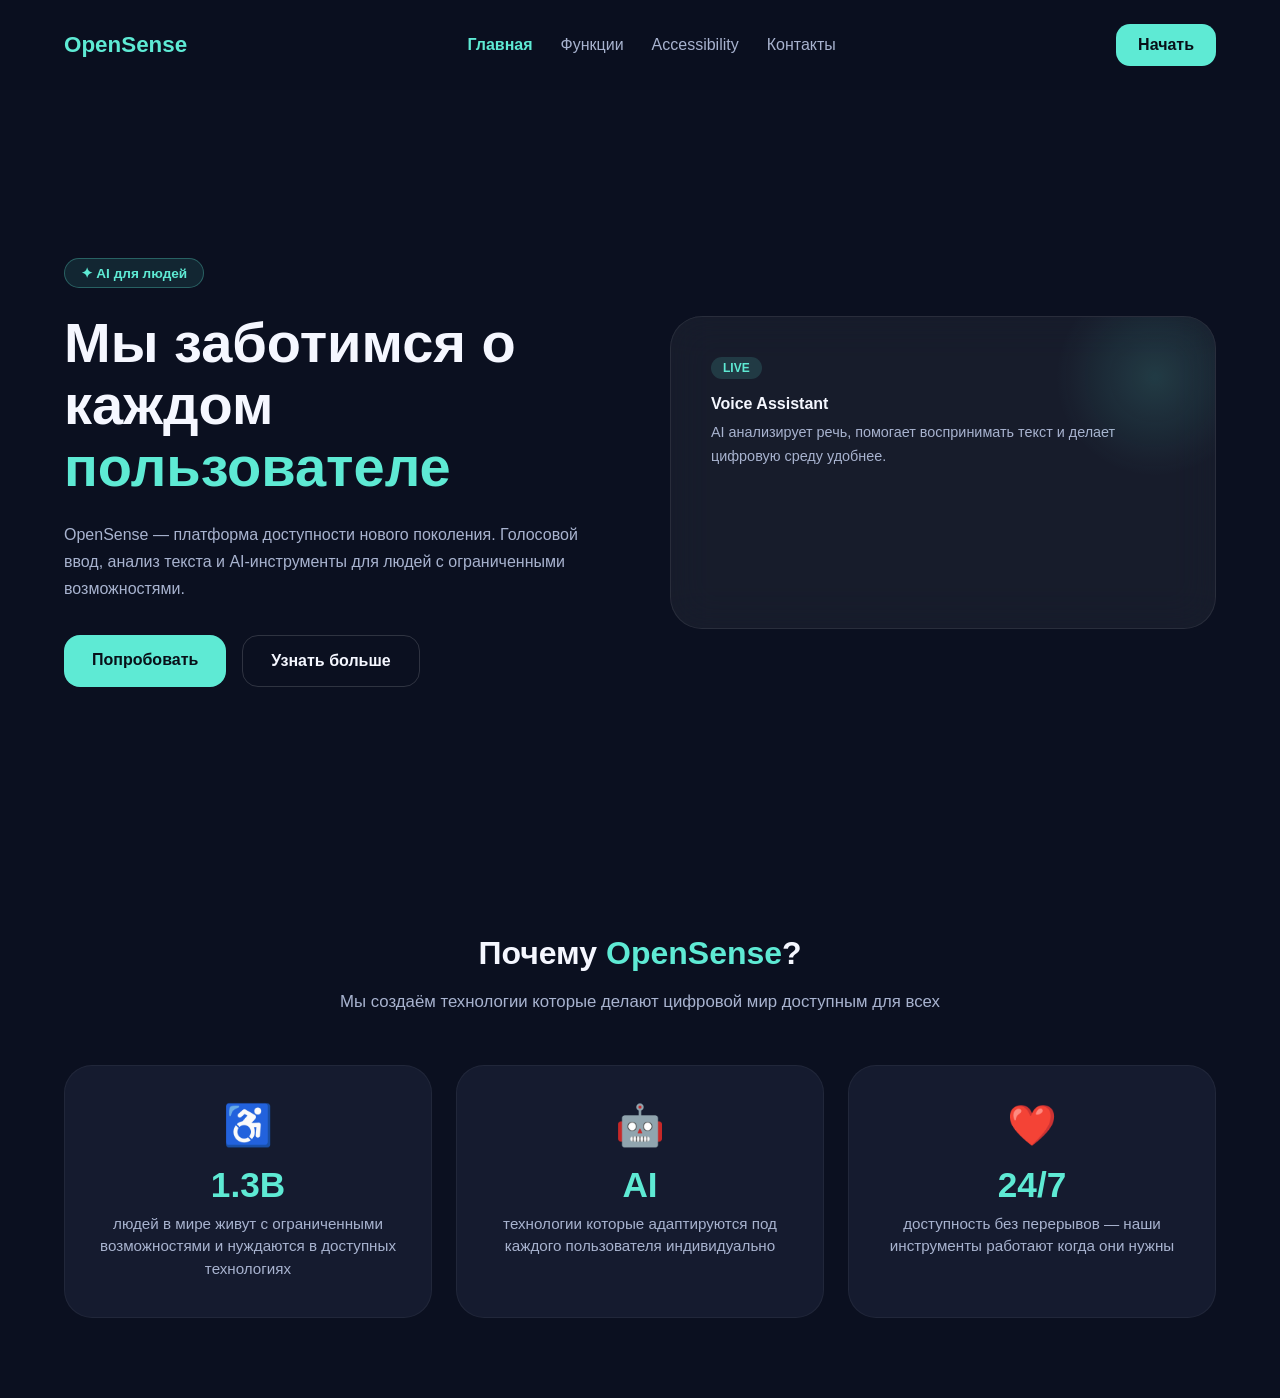
<file: docs/index.html>
<!DOCTYPE html>
<html lang="ru">
<head>
  <meta charset="UTF-8" />
  <meta name="viewport" content="width=device-width, initial-scale=1.0"/>
  <title>OpenSense — AI для доступного пространства</title>
  <link rel="preconnect" href="https://fonts.googleapis.com">
  <link rel="stylesheet" href="css/style.css">
  <style>
    .hero-badge {
      display: inline-block;
      padding: 6px 16px;
      background: rgba(94, 234, 212, 0.1);
      border: 1px solid rgba(94, 234, 212, 0.3);
      border-radius: 100px;
      color: #5EEAD4;
      font-size: 0.85rem;
      font-weight: 600;
      margin-bottom: 24px;
    }
    .hero-buttons { display: flex; gap: 16px; margin-top: 32px; flex-wrap: wrap; }
    .secondary-btn {
      display: inline-block;
      padding: 16px 28px;
      border-radius: 16px;
      border: 1px solid rgba(255,255,255,0.15);
      color: #F5F7FF;
      font-weight: 600;
      transition: .3s;
    }
    .secondary-btn:hover { border-color: #5EEAD4; color: #5EEAD4; }
    .primary-btn:hover { opacity: 0.85; transform: translateY(-2px); }
    .nav-btn:hover { opacity: 0.85; transform: translateY(-2px); }

    /* Карточка справа */
    .card-title { font-size: 1rem; font-weight: 700; margin-bottom: 8px; color: #F5F7FF; }
    .card-text { color: #A8B3CF; font-size: 0.9rem; line-height: 1.6; }
    .card-tag {
      display: inline-block;
      margin-bottom: 16px;
      padding: 4px 12px;
      background: rgba(94, 234, 212, 0.15);
      color: #5EEAD4;
      border-radius: 100px;
      font-size: 0.75rem;
      font-weight: 700;
    }
    .glow {
      position: absolute;
      width: 200px; height: 200px;
      background: radial-gradient(circle, rgba(94,234,212,0.15), transparent 70%);
      top: -40px; right: -40px;
      pointer-events: none;
    }

    /* Секция заботы */
    .care-section { padding: 80px 0; }
    .care-section h2 {
      font-size: 2rem;
      text-align: center;
      margin-bottom: 16px;
    }
    .care-section h2 span { color: #5EEAD4; }
    .care-subtitle {
      text-align: center;
      color: #A8B3CF;
      margin-bottom: 48px;
      font-size: 1.05rem;
    }
    .stats-grid {
      display: grid;
      grid-template-columns: repeat(3, 1fr);
      gap: 24px;
    }
    .stat-card {
      background: #151B2F;
      border: 1px solid rgba(255,255,255,0.05);
      border-radius: 28px;
      padding: 36px 32px;
      text-align: center;
      transition: .3s;
    }
    .stat-card:hover {
      border-color: rgba(94, 234, 212, 0.3);
      transform: translateY(-4px);
    }
    .stat-icon { font-size: 2.5rem; margin-bottom: 16px; }
    .stat-number {
      font-size: 2.2rem;
      font-weight: 800;
      color: #5EEAD4;
      margin-bottom: 8px;
    }
    .stat-label { color: #A8B3CF; font-size: 0.95rem; line-height: 1.5; }

    @media (max-width: 980px) {
      .stats-grid { grid-template-columns: 1fr; }
    }
  </style>
</head>
<body>

<header>
  <div class="container">
    <nav>
      <div class="logo">OpenSense</div>
      <div class="nav-links">
        <a href="index.html" class="active">Главная</a>
        <a href="features.html">Функции</a>
        <a href="accessibility.html">Accessibility</a>
        <a href="contacts.html">Контакты</a>
      </div>
      <a href="cases.html" class="nav-btn">Начать</a>
    </nav>
  </div>
</header>

<main>
  <!-- HERO -->
  <section class="hero">
    <div class="container">
      <div class="hero-wrapper">
        <div class="hero-left">
          <div class="hero-badge">✦ AI для людей</div>
          <h1>Мы заботимся о каждом <span>пользователе</span></h1>
          <p>OpenSense — платформа доступности нового поколения. Голосовой ввод, анализ текста и AI-инструменты для людей с ограниченными возможностями.</p>
          <div class="hero-buttons">
            <a href="cases.html" class="primary-btn">Попробовать</a>
            <a href="features.html" class="secondary-btn">Узнать больше</a>
          </div>
        </div>
        <div class="hero-right">
          <div class="hero-card">
            <div class="glow"></div>
            <div class="card-tag">LIVE</div>
            <div class="card-title">Voice Assistant</div>
            <div class="card-text">
              AI анализирует речь, помогает воспринимать текст
              и делает цифровую среду удобнее.
            </div>
            <div class="wave">
              <span style="animation-delay:0s"></span>
              <span style="animation-delay:.15s"></span>
              <span style="animation-delay:.3s"></span>
              <span style="animation-delay:.45s"></span>
              <span style="animation-delay:.6s"></span>
            </div>
          </div>
        </div>
      </div>
    </div>
  </section>

  <!-- СЕКЦИЯ ЗАБОТЫ -->
  <section class="care-section">
    <div class="container">
      <h2>Почему <span>OpenSense</span>?</h2>
      <p class="care-subtitle">Мы создаём технологии которые делают цифровой мир доступным для всех</p>
      <div class="stats-grid">
        <div class="stat-card">
          <div class="stat-icon">♿</div>
          <div class="stat-number">1.3B</div>
          <div class="stat-label">людей в мире живут с ограниченными возможностями и нуждаются в доступных технологиях</div>
        </div>
        <div class="stat-card">
          <div class="stat-icon">🤖</div>
          <div class="stat-number">AI</div>
          <div class="stat-label">технологии которые адаптируются под каждого пользователя индивидуально</div>
        </div>
        <div class="stat-card">
          <div class="stat-icon">❤️</div>
          <div class="stat-number">24/7</div>
          <div class="stat-label">доступность без перерывов — наши инструменты работают когда они нужны</div>
        </div>
      </div>
    </div>
  </section>
</main>

</body>
</html>
</file>
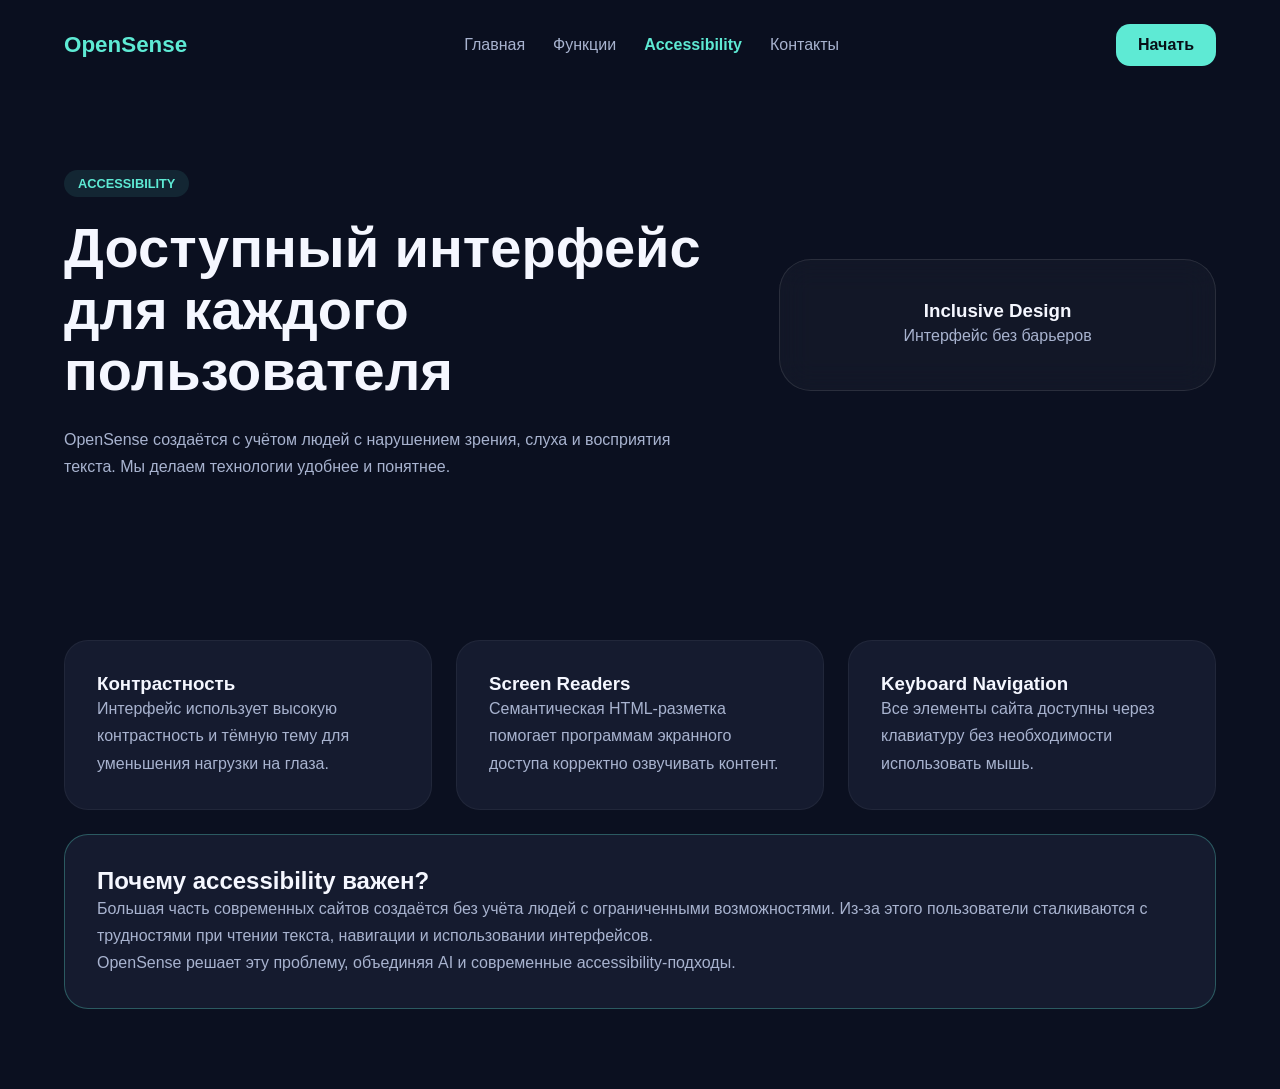
<file: docs/accessibility.html>
<link rel="stylesheet" href="css/style.css">

<!DOCTYPE html>
<html lang="ru">
<head>
  <meta charset="UTF-8" />
  <meta name="viewport" content="width=device-width, initial-scale=1.0"/>

  <title>Accessibility - OpenSense </title>

  <link rel="stylesheet" href="css/style.css">
</head>

<body>

<header class="header">

  <div class="container">

    <nav class="navbar">

      <div class="logo">
        OpenSense
      </div>

      <div class="nav-links">

        <a href="index.html">
          Главная
        </a>

        <a href="features.html">
          Функции
        </a>

        <a href="accessibility.html" class="active">
          Accessibility
        </a>

        <a href="contacts.html">
          Контакты
        </a>

      </div>

      <a href="cases.html" class="nav-btn">Начать</a>

    </nav>

  </div>

</header>

<main>

  <!-- HERO -->

  <section class="accessibility-hero">

    <div class="container">

      <div class="accessibility-hero-wrapper">

        <div class="accessibility-left">

          <div class="page-tag">
            ACCESSIBILITY
          </div>

          <h1>
            Доступный интерфейс
            для каждого пользователя
          </h1>

          <p>
            OpenSense создаётся с учётом людей
            с нарушением зрения, слуха и восприятия текста.
            Мы делаем технологии удобнее и понятнее.
          </p>

        </div>

        <div class="accessibility-right">

          <div class="glass-box">

            <div class="glass-circle"></div>

            <h3>
              Inclusive Design
            </h3>

            <p>
              Интерфейс без барьеров
            </p>

          </div>

        </div>

      </div>

    </div>

  </section>

  <!-- CONTENT -->

  <section class="accessibility-content">

    <div class="container">

      <div class="content-grid">

        <div class="content-card">

          <h3>
            Контрастность
          </h3>

          <p>
            Интерфейс использует высокую контрастность
            и тёмную тему для уменьшения нагрузки на глаза.
          </p>

        </div>

        <div class="content-card">

          <h3>
            Screen Readers
          </h3>

          <p>
            Семантическая HTML-разметка помогает
            программам экранного доступа корректно
            озвучивать контент.
          </p>

        </div>

        <div class="content-card">

          <h3>
            Keyboard Navigation
          </h3>

          <p>
            Все элементы сайта доступны через клавиатуру
            без необходимости использовать мышь.
          </p>

        </div>

        <div class="content-card large-card">

          <h2>
            Почему accessibility важен?
          </h2>

          <p>
            Большая часть современных сайтов создаётся
            без учёта людей с ограниченными возможностями.
            Из-за этого пользователи сталкиваются
            с трудностями при чтении текста, навигации
            и использовании интерфейсов.
          </p>

          <p>
            OpenSense решает эту проблему,
            объединяя AI и современные accessibility-подходы.
          </p>

        </div>

      </div>

    </div>

  </section>

</main>

</body>
</html>
</file>
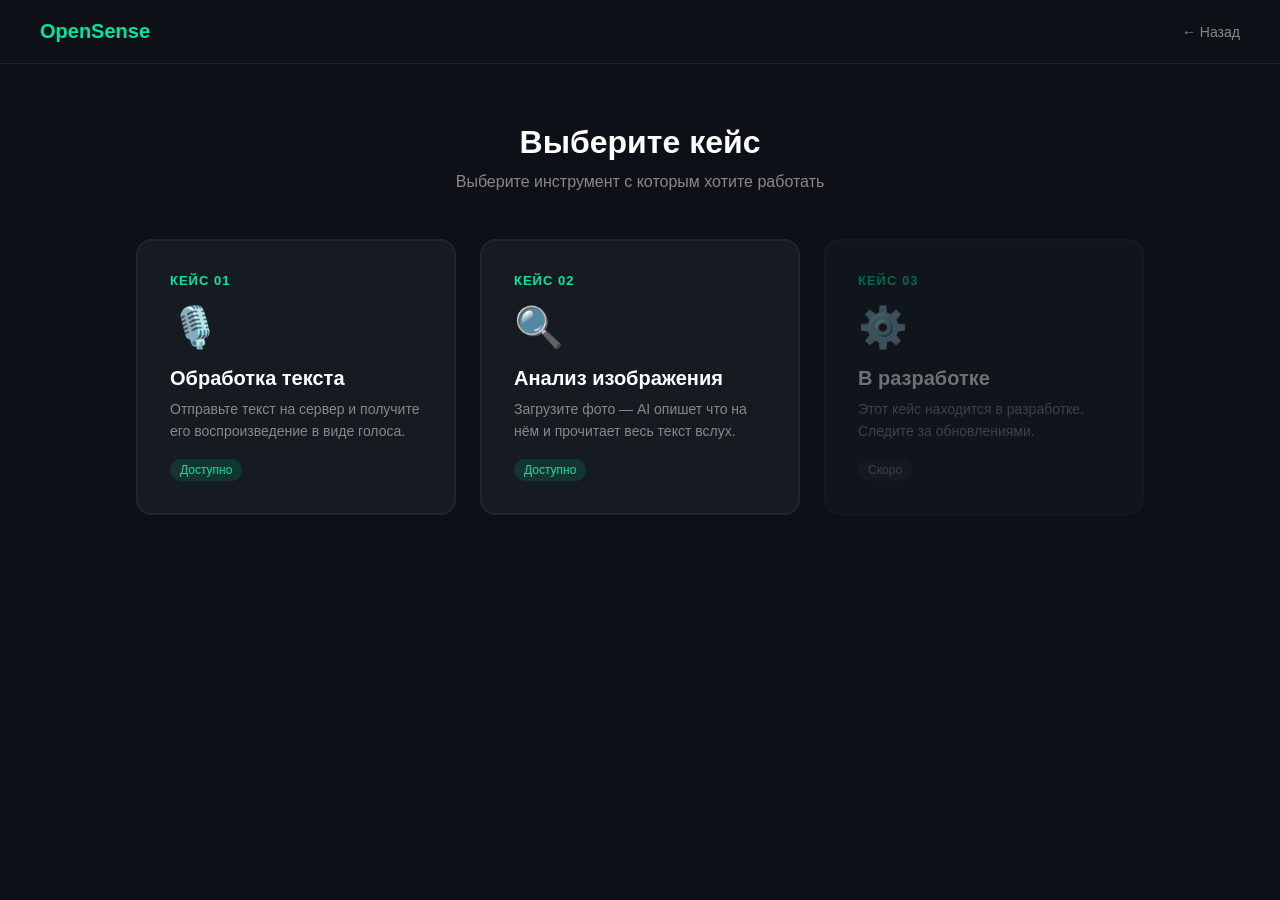
<file: docs/cases.html>
<!DOCTYPE html>
<html lang="ru">
<head>
    <meta charset="UTF-8">
    <meta name="viewport" content="width=device-width, initial-scale=1.0">
    <title>OpenSense — Выбор кейса</title>
    <style>
        * { box-sizing: border-box; margin: 0; padding: 0; }
        body {
            font-family: sans-serif;
            background: #0d1117;
            color: white;
            min-height: 100vh;
            display: flex;
            flex-direction: column;
        }
        header {
            padding: 20px 40px;
            display: flex;
            justify-content: space-between;
            align-items: center;
            border-bottom: 1px solid #21262d;
        }
        .logo { color: #00e5a0; font-size: 20px; font-weight: bold; }
        .back { color: #888; text-decoration: none; font-size: 14px; }
        .back:hover { color: #00e5a0; }
        main {
            flex: 1;
            display: flex;
            flex-direction: column;
            align-items: center;
            padding: 60px 40px;
        }
        h1 { font-size: 32px; margin-bottom: 12px; }
        .subtitle { color: #888; margin-bottom: 48px; }
        .cases {
            display: flex;
            gap: 24px;
            flex-wrap: wrap;
            justify-content: center;
        }
        .case-card {
            background: #161b22;
            border: 2px solid #21262d;
            border-radius: 16px;
            padding: 32px;
            width: 320px;
            cursor: pointer;
            transition: border-color 0.2s, transform 0.2s;
            text-decoration: none;
            color: white;
            display: block;
        }
        .case-card:hover {
            border-color: #00e5a0;
            transform: translateY(-4px);
        }
        .case-card.disabled {
            opacity: 0.4;
            cursor: not-allowed;
            pointer-events: none;
        }
        .case-number {
            color: #00e5a0;
            font-size: 13px;
            font-weight: bold;
            margin-bottom: 16px;
            letter-spacing: 1px;
        }
        .case-icon {
            font-size: 40px;
            margin-bottom: 16px;
        }
        .case-title {
            font-size: 20px;
            font-weight: bold;
            margin-bottom: 8px;
        }
        .case-desc {
            color: #888;
            font-size: 14px;
            line-height: 1.6;
        }
        .badge {
            display: inline-block;
            margin-top: 16px;
            padding: 4px 10px;
            border-radius: 20px;
            font-size: 12px;
            background: #21262d;
            color: #888;
        }
        .badge.active {
            background: #00e5a020;
            color: #00e5a0;
        }
    </style>
</head>
<body>
<header>
    <div class="logo">OpenSense</div>
    <a href="index.html" class="back">← Назад</a>
</header>
<main>
    <h1>Выберите кейс</h1>
    <p class="subtitle">Выберите инструмент с которым хотите работать</p>
    <div class="cases">

        <!-- Кейс 1 — активный -->
        <a href="tracker.html" class="case-card">
            <div class="case-number">КЕЙС 01</div>
            <div class="case-icon">🎙️</div>
            <div class="case-title">Обработка текста</div>
            <div class="case-desc">
                Отправьте текст на сервер и получите его
                воспроизведение в виде голоса.
            </div>
            <span class="badge active">Доступно</span>
        </a>

       <a href="vision.html" class="case-card">
            <div class="case-number">КЕЙС 02</div>
            <div class="case-icon">🔍</div>
            <div class="case-title">Анализ изображения</div>
            <div class="case-desc">
                Загрузите фото — AI опишет что на нём и прочитает весь текст вслух.
            </div>
            <span class="badge active">Доступно</span>
        </a>

        <!-- Кейс 3 — пустой -->
        <div class="case-card disabled">
            <div class="case-number">КЕЙС 03</div>
            <div class="case-icon">⚙️</div>
            <div class="case-title">В разработке</div>
            <div class="case-desc">
                Этот кейс находится в разработке.
                Следите за обновлениями.
            </div>
            <span class="badge">Скоро</span>
        </div>

    </div>
</main>
</body>
</html>
</file>
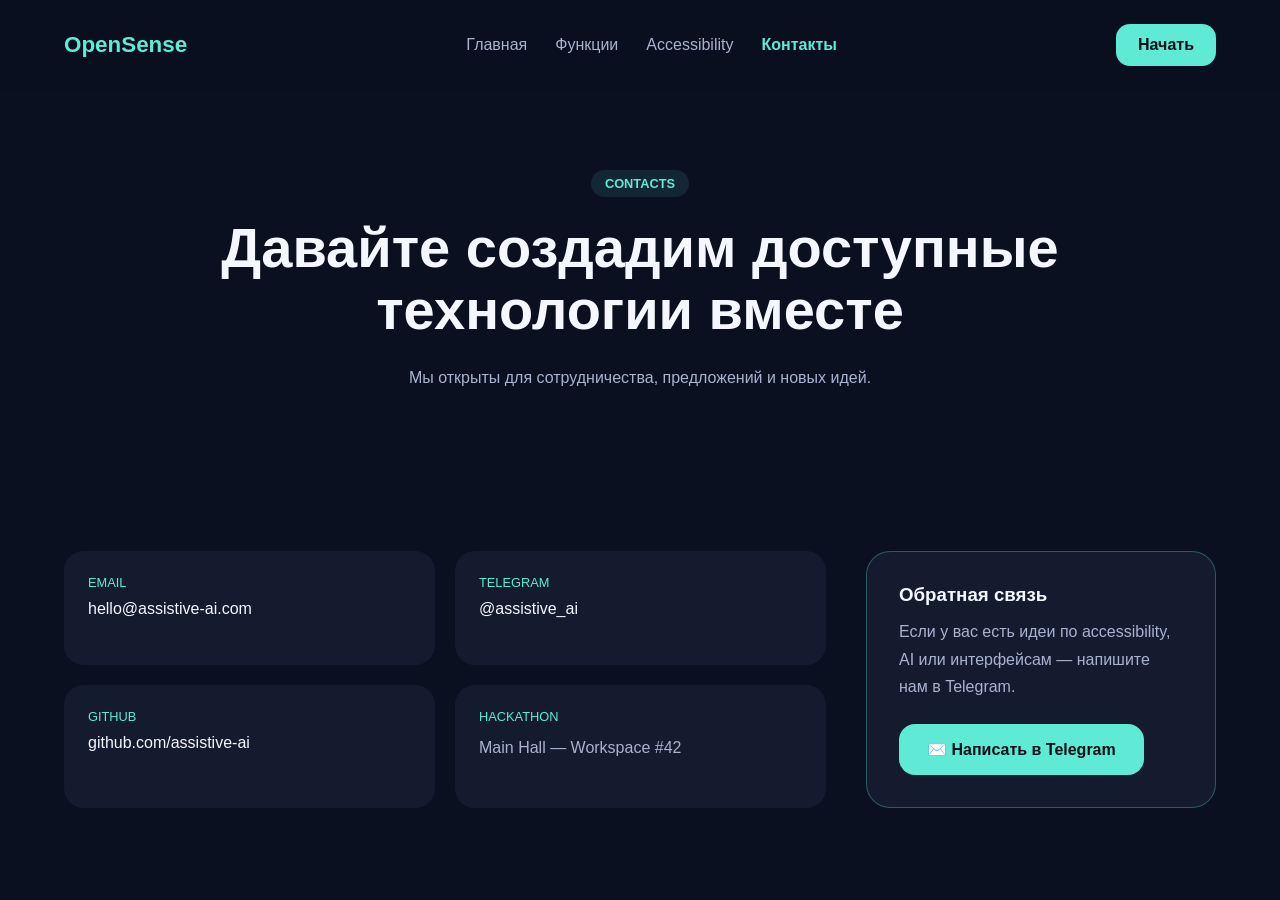
<file: docs/contacts.html>
<link rel="stylesheet" href="css/style.css">
<!DOCTYPE html>
<html lang="ru">
<head>
  <meta charset="UTF-8" />
  <meta name="viewport" content="width=device-width, initial-scale=1.0"/>

  <title>Контакты - OpenSense </title>

  <link rel="stylesheet" href="css/style.css">
</head>

<body>
<header class="header">

  <div class="container">
    <nav class="navbar">
      <div class="logo">
        OpenSense
      </div>
      <div class="nav-links">
        <a href="index.html">
          Главная
        </a>
        <a href="features.html">
          Функции
        </a>
        <a href="accessibility.html">
          Accessibility
        </a>
        <a href="contacts.html" class="active">
          Контакты
        </a>
      </div>
		<a href="cases.html" class="nav-btn">Начать</a>
    </nav>
  </div>

</header>

<main>
  <!-- HERO -->
  <section class="contacts-hero">
    <div class="container">
      <div class="contacts-hero-content">
        <div class="page-tag">
          CONTACTS
        </div>
        <h1>
          Давайте создадим
          доступные технологии вместе
        </h1>
        <p>
          Мы открыты для сотрудничества,
          предложений и новых идей.
        </p>
      </div>
    </div>
  </section>

  <!-- CONTACTS -->

  <section class="contacts-content-section">
    <div class="container">
      <div class="contacts-layout">
        <div class="contacts-info">
          <div class="contact-item">
            <span>Email</span>
            <a href="mailto:hello@assistive-ai.com">
              hello@assistive-ai.com
            </a>
          </div>
          <div class="contact-item">
            <span>Telegram</span>
            <a href="#">
              @assistive_ai
            </a>
          </div>

          <div class="contact-item">
            <span>GitHub</span>
            <a href="#">
              github.com/assistive-ai
            </a>
          </div>

          <div class="contact-item">
            <span>Hackathon</span>
            <p>
              Main Hall — Workspace #42
            </p>
          </div>
        </div>
		<div class="contact-side-card" style="background: #151B2F; color: #F5F7FF; border: 1px solid rgba(94,234,212,0.3);">
		  <h3 style="margin-bottom: 12px;">Обратная связь</h3>
		  <p style="margin-bottom: 24px;">
			Если у вас есть идеи по accessibility,
			AI или интерфейсам — напишите нам в Telegram.
		  </p>
		  <a href="https://t.me/assistive_ai" target="_blank" class="primary-btn">
			✉️ Написать в Telegram
		  </a>
		</div>
      </div>
    </div>
  </section>
</main>
</body>
</html>
</file>
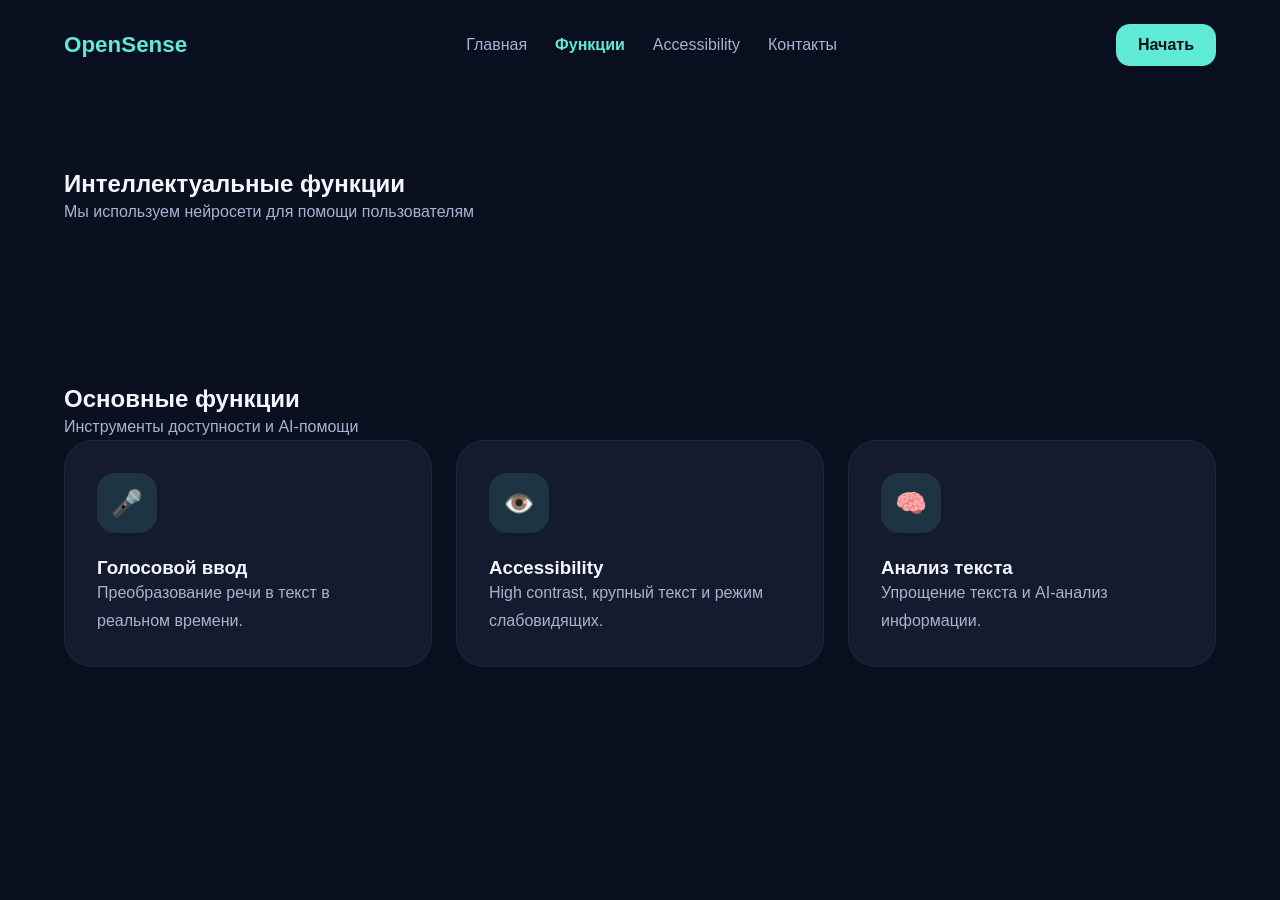
<file: docs/features.html>
<!DOCTYPE html>
<html lang="ru">
<head>
  <meta charset="UTF-8" />
  <meta name="viewport" content="width=device-width, initial-scale=1.0"/>
  <title>Функции - Assistive AI</title>
  <link rel="stylesheet" href="css/style.css">
</head>
<body>

<header>
  <div class="container">
    <nav>
      <div class="logo">OpenSense</div>
      <div class="nav-links">
        <a href="index.html">Главная</a>
        <a href="features.html" class="active" aria-current="page">Функции</a>
        <a href="accessibility.html">Accessibility</a>
        <a href="contacts.html">Контакты</a>
      </div>
      <a href="cases.html" class="nav-btn">Начать</a>
    </nav>
  </div>
</header>

<main>
  <!-- Используем тот же класс features, что и в CSS -->
  <section class="features">
    <div class="container">

      <div class="section-title">
        <h2>Интеллектуальные функции</h2>
        <p>Мы используем нейросети для помощи пользователям</p>
      </div>
  </section>

      <section class="features">

        <div class="container">

          <div class="section-title">

            <h2>
              Основные функции
            </h2>

            <p>
              Инструменты доступности и AI-помощи
            </p>

          </div>

          <div class="features-grid">

            <div class="feature-card">

              <div class="feature-icon">
                🎤
              </div>

              <h3>
                Голосовой ввод
              </h3>

              <p>
                Преобразование речи в текст в реальном времени.
              </p>

            </div>

            <div class="feature-card">

              <div class="feature-icon">
                👁️
              </div>

              <h3>
                Accessibility
              </h3>

              <p>
                High contrast, крупный текст и режим слабовидящих.
              </p>

            </div>

            <div class="feature-card">

              <div class="feature-icon">
                🧠
              </div>

              <h3>
                Анализ текста
              </h3>

              <p>
                Упрощение текста и AI-анализ информации.
              </p>

            </div>

          </div>

        </div>

      </section>

      </div>
    </div>
  </section>
</main>

</body>
</html>
</file>
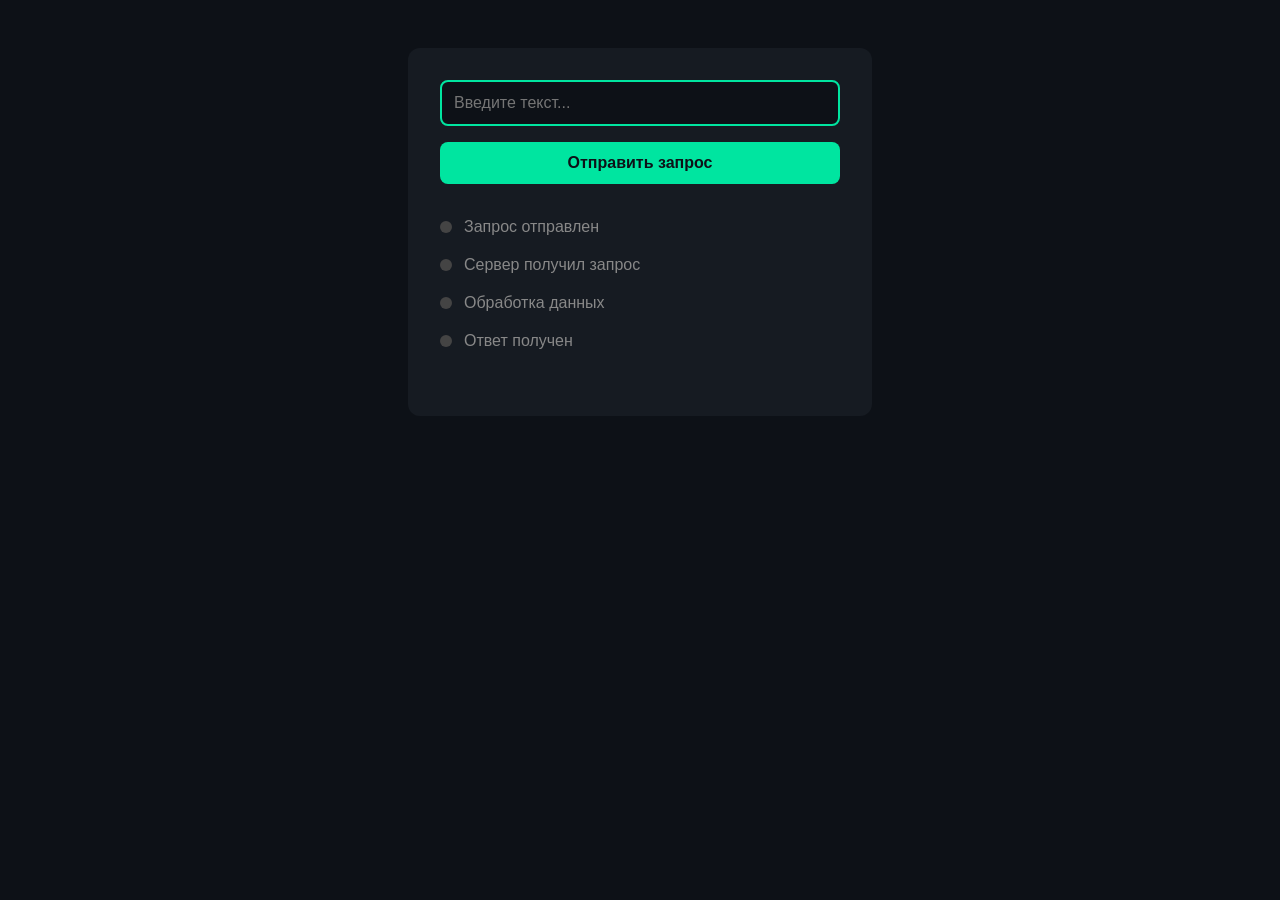
<file: docs/tracker.html>
<!DOCTYPE html>
<html lang="ru">
<head>
    <meta charset="UTF-8">
    <title>Трекер запроса</title>
    <style>
        body {
            font-family: sans-serif;
            background: #0d1117;
            color: white;
            display: flex;
            justify-content: center;
            padding: 40px;
        }
        .card {
            background: #161b22;
            border-radius: 12px;
            padding: 32px;
            width: 400px;
        }
        input {
            width: 100%;
            padding: 12px;
            border-radius: 8px;
            border: 2px solid #00e5a0;
            background: #0d1117;
            color: white;
            font-size: 16px;
            box-sizing: border-box;
        }
        button {
            width: 100%;
            padding: 12px;
            margin-top: 16px;
            border-radius: 8px;
            border: none;
            background: #00e5a0;
            color: #0d1117;
            font-size: 16px;
            font-weight: bold;
            cursor: pointer;
        }
        button:disabled { background: #444; color: #888; cursor: not-allowed; }
        .steps { margin: 24px 0; }
        .step {
            display: flex;
            align-items: center;
            gap: 12px;
            padding: 10px 0;
            color: #888;
            transition: color 0.3s;
        }
        .step.active { color: #00e5a0; }
        .dot {
            width: 12px; height: 12px;
            border-radius: 50%;
            background: #444;
            transition: background 0.3s;
            flex-shrink: 0;
        }
        .step.active .dot { background: #00e5a0; }
        .result {
            display: none;
            margin-top: 16px;
            padding: 16px;
            background: #0d1117;
            border-radius: 8px;
            border: 2px solid #00e5a0;
            color: #00e5a0;
        }
    </style>
</head>
<body>
<div class="card">
    <input type="text" id="textInput" placeholder="Введите текст...">
    <button id="sendBtn" onclick="sendRequest()">Отправить запрос</button>

    <div class="steps">
        <div class="step" id="step1">
            <div class="dot"></div>
            <span>Запрос отправлен</span>
        </div>
        <div class="step" id="step2">
            <div class="dot"></div>
            <span>Сервер получил запрос</span>
        </div>
        <div class="step" id="step3">
            <div class="dot"></div>
            <span>Обработка данных</span>
        </div>
        <div class="step" id="step4">
            <div class="dot"></div>
            <span>Ответ получен</span>
        </div>
    </div>

    <div class="result" id="result"></div>
    <button id="speakBtn" onclick="speakResult()" style="display:none; width:100%; padding:12px; margin-top:12px; border-radius:8px; border:none; background:#1a2535; color:#00e5a0; font-size:15px; cursor:pointer; border: 1px solid #00e5a0;">
        🔊 Озвучить ответ
    </button>
</div>

<script>
    async function sendRequest() {
        const text = document.getElementById('textInput').value;
        if (!text) return;

        const btn = document.getElementById('sendBtn');
        btn.disabled = true;

        // Сбрасываем
        for (let i = 1; i <= 4; i++) {
            document.getElementById('step' + i).classList.remove('active', 'loading');
        }
        document.getElementById('result').style.display = 'none';

        // Шаг 1 — сразу
        document.getElementById('step1').classList.add('active');

        // Шаг 2 — fetch отправляем
        await sleep(300);
        document.getElementById('step2').classList.add('active');

        // Шаг 3 — ждём ответ (мигает)
        document.getElementById('step3').classList.add('loading');

        // Реальный запрос
        let data;
        try {
            const response = await fetch('https://hakaton-mvp-production.up.railway.app/analyze', {
                method: 'POST',
                headers: { 'Content-Type': 'application/json' },
                body: JSON.stringify({ text: text })
            });
            data = await response.json();
        } catch (e) {
            data = { result: 'Ошибка подключения к серверу' };
        }

        // Шаг 3 готов, шаг 4
        document.getElementById('step3').classList.remove('loading');
        document.getElementById('step3').classList.add('active');
        await sleep(200);
        document.getElementById('step4').classList.add('active');

        // Результат
        const result = document.getElementById('result');
        result.style.display = 'block';
        result.textContent = data.result || data.message || 'Нет ответа';

        btn.disabled = false;
        document.getElementById('speakBtn').style.display = 'block';
    }

    function sleep(ms) {
        return new Promise(resolve => setTimeout(resolve, ms));
    }
  function speakResult() {
    const text = document.getElementById('result').textContent;
    if (!text) return;

    // Останавливаем если уже читает
    window.speechSynthesis.cancel();

    const utterance = new SpeechSynthesisUtterance(text);
    utterance.lang = 'ru-RU';
    utterance.rate = 0.9;  // чуть медленнее
    utterance.pitch = 1;

    window.speechSynthesis.speak(utterance);
}
</script>
</body>
</html>
</file>
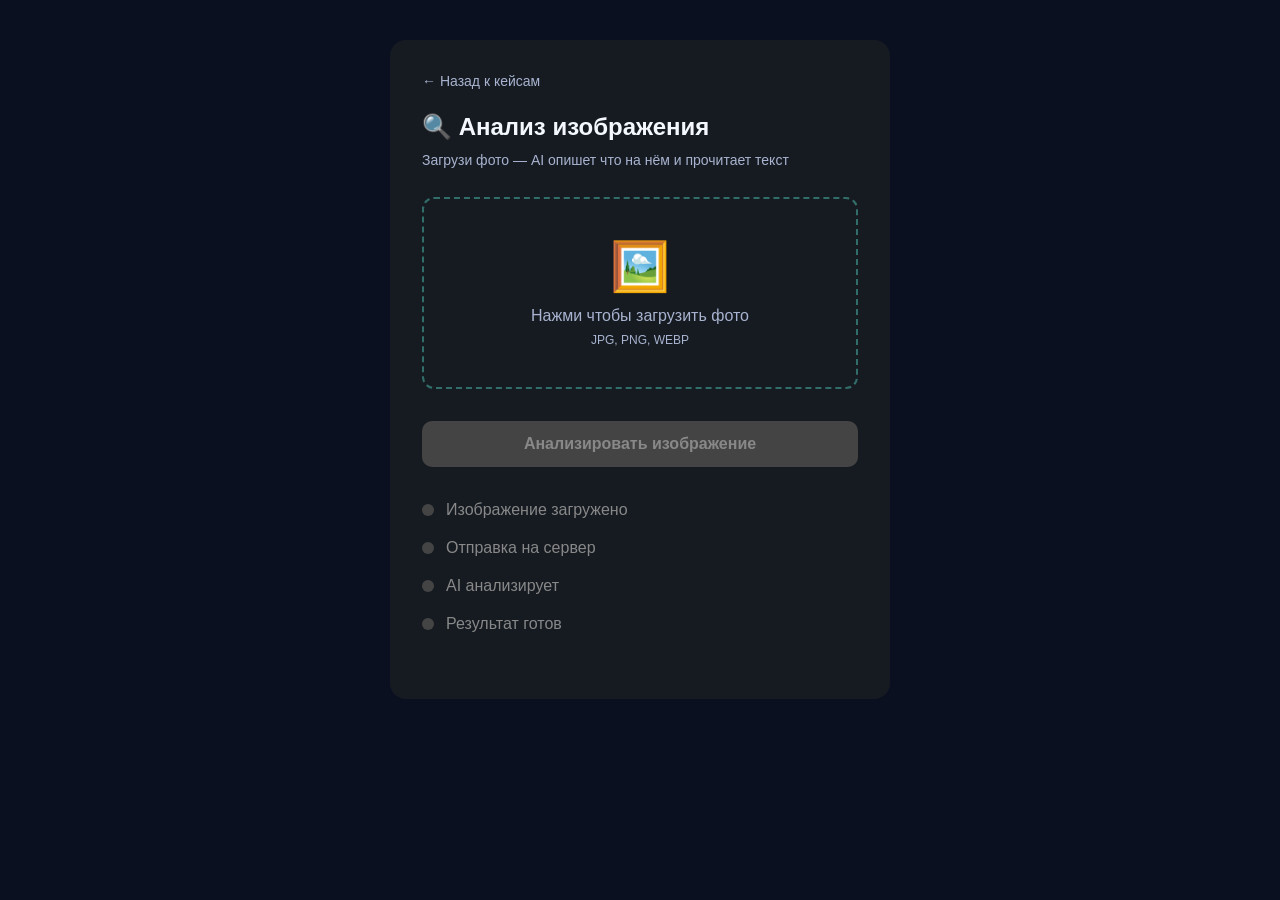
<file: docs/vision.html>
<!DOCTYPE html>
<html lang="ru">
<head>
    <meta charset="UTF-8">
    <title>Vision — анализ изображений</title>
    <link rel="stylesheet" href="css/style.css">
    <style>
        body { display: flex; justify-content: center; padding: 40px; }
        .card {
            background: #161b22;
            border-radius: 16px;
            padding: 32px;
            width: 500px;
        }
        .upload-area {
            border: 2px dashed rgba(94,234,212,0.4);
            border-radius: 12px;
            padding: 40px;
            text-align: center;
            cursor: pointer;
            transition: .3s;
            margin-bottom: 16px;
            color: #A8B3CF;
        }
        .upload-area:hover { border-color: #5EEAD4; color: #5EEAD4; }
        .upload-area.has-image { padding: 0; border-style: solid; }
        .preview-img {
            width: 100%;
            border-radius: 10px;
            display: none;
        }
        .upload-icon { font-size: 3rem; margin-bottom: 12px; }
        .btn-primary {
            width: 100%;
            padding: 14px;
            margin-top: 16px;
            border-radius: 10px;
            border: none;
            background: #5EEAD4;
            color: #0B1020;
            font-size: 16px;
            font-weight: 700;
            cursor: pointer;
            transition: .3s;
        }
        .btn-primary:disabled { background: #444; color: #888; cursor: not-allowed; }
        .btn-secondary {
            width: 100%;
            padding: 14px;
            margin-top: 12px;
            border-radius: 10px;
            border: 1px solid #5EEAD4;
            background: transparent;
            color: #5EEAD4;
            font-size: 15px;
            cursor: pointer;
            display: none;
        }
        .steps { margin: 24px 0; }
        .step {
            display: flex;
            align-items: center;
            gap: 12px;
            padding: 10px 0;
            color: #888;
            transition: color 0.3s;
        }
        .step.active { color: #5EEAD4; }
        .dot {
            width: 12px; height: 12px;
            border-radius: 50%;
            background: #444;
            transition: background 0.3s;
            flex-shrink: 0;
        }
        .step.active .dot { background: #5EEAD4; }
        .step.loading .dot {
            background: #5EEAD4;
            animation: pulse 0.8s infinite;
        }
        @keyframes pulse {
            0%, 100% { opacity: 1; }
            50% { opacity: 0.2; }
        }
        .result {
            display: none;
            margin-top: 16px;
            padding: 20px;
            background: #0B1020;
            border-radius: 10px;
            border: 1px solid rgba(94,234,212,0.3);
            color: #F5F7FF;
            line-height: 1.7;
        }
        .back-link {
            display: inline-block;
            color: #A8B3CF;
            margin-bottom: 24px;
            font-size: 14px;
            text-decoration: none;
        }
        .back-link:hover { color: #5EEAD4; }
        h2 { margin-bottom: 8px; }
        .subtitle { color: #A8B3CF; font-size: 14px; margin-bottom: 24px; }
    </style>
</head>
<body>
<div class="card">
    <a href="cases.html" class="back-link">← Назад к кейсам</a>
    <h2>🔍 Анализ изображения</h2>
    <p class="subtitle">Загрузи фото — AI опишет что на нём и прочитает текст</p>

    <div class="upload-area" id="uploadArea" onclick="document.getElementById('fileInput').click()">
        <div id="uploadPlaceholder">
            <div class="upload-icon">🖼️</div>
            <div>Нажми чтобы загрузить фото</div>
            <div style="font-size:12px; margin-top:8px;">JPG, PNG, WEBP</div>
        </div>
        <img id="previewImg" class="preview-img" alt="preview">
    </div>
    <input type="file" id="fileInput" accept="image/*" style="display:none" onchange="handleFile(event)">

    <button class="btn-primary" id="analyzeBtn" onclick="analyzeImage()" disabled>
        Анализировать изображение
    </button>

    <div class="steps">
        <div class="step" id="step1"><div class="dot"></div><span>Изображение загружено</span></div>
        <div class="step" id="step2"><div class="dot"></div><span>Отправка на сервер</span></div>
        <div class="step" id="step3"><div class="dot"></div><span>AI анализирует</span></div>
        <div class="step" id="step4"><div class="dot"></div><span>Результат готов</span></div>
    </div>

    <div class="result" id="result"></div>
    <button class="btn-secondary" id="speakBtn" onclick="speakResult()">
        🔊 Озвучить результат
    </button>
</div>

<script>
    let imageBase64 = null;

    function handleFile(event) {
        const file = event.target.files[0];
        if (!file) return;

        const reader = new FileReader();
        reader.onload = (e) => {
            const fullBase64 = e.target.result;
            // Убираем префикс "data:image/jpeg;base64,"
            imageBase64 = fullBase64.split(',')[1];

            // Показываем превью
            const img = document.getElementById('previewImg');
            img.src = fullBase64;
            img.style.display = 'block';
            document.getElementById('uploadPlaceholder').style.display = 'none';
            document.getElementById('uploadArea').classList.add('has-image');

            // Активируем кнопку
            document.getElementById('analyzeBtn').disabled = false;

            // Сбрасываем шаги
            for (let i = 1; i <= 4; i++) {
                document.getElementById('step' + i).classList.remove('active', 'loading');
            }
            document.getElementById('result').style.display = 'none';
            document.getElementById('speakBtn').style.display = 'none';
        };
        reader.readAsDataURL(file);
    }

    async function analyzeImage() {
        if (!imageBase64) return;

        const btn = document.getElementById('analyzeBtn');
        btn.disabled = true;

        // Шаг 1
        document.getElementById('step1').classList.add('active');
        await sleep(300);

        // Шаг 2
        document.getElementById('step2').classList.add('active');
        await sleep(200);

        // Шаг 3 — мигает пока ждём
        document.getElementById('step3').classList.add('loading');

        let data;
        try {
            const response = await fetch('https://hakaton-mvp-production.up.railway.app/analyze-image', {
                method: 'POST',
                headers: { 'Content-Type': 'application/json' },
                body: JSON.stringify({
                    image: imageBase64,
                    prompt: 'Опиши подробно что на изображении. Если есть текст — прочитай его полностью. Отвечай на русском языке.'
                })
            });
            data = await response.json();
        } catch (e) {
            data = { result: 'Ошибка подключения к серверу' };
        }

        // Шаг 3 готов, шаг 4
        document.getElementById('step3').classList.remove('loading');
        document.getElementById('step3').classList.add('active');
        await sleep(200);
        document.getElementById('step4').classList.add('active');

        // Результат
        const result = document.getElementById('result');
        result.style.display = 'block';
        result.textContent = data.result || data.message || 'Нет ответа';

        document.getElementById('speakBtn').style.display = 'block';
        btn.disabled = false;
    }

    function speakResult() {
        const text = document.getElementById('result').textContent;
        if (!text) return;
        window.speechSynthesis.cancel();
        const utterance = new SpeechSynthesisUtterance(text);
        utterance.lang = 'ru-RU';
        utterance.rate = 0.9;
        window.speechSynthesis.speak(utterance);
    }

    function sleep(ms) {
        return new Promise(resolve => setTimeout(resolve, ms));
    }
</script>
</body>
</html>
</file>
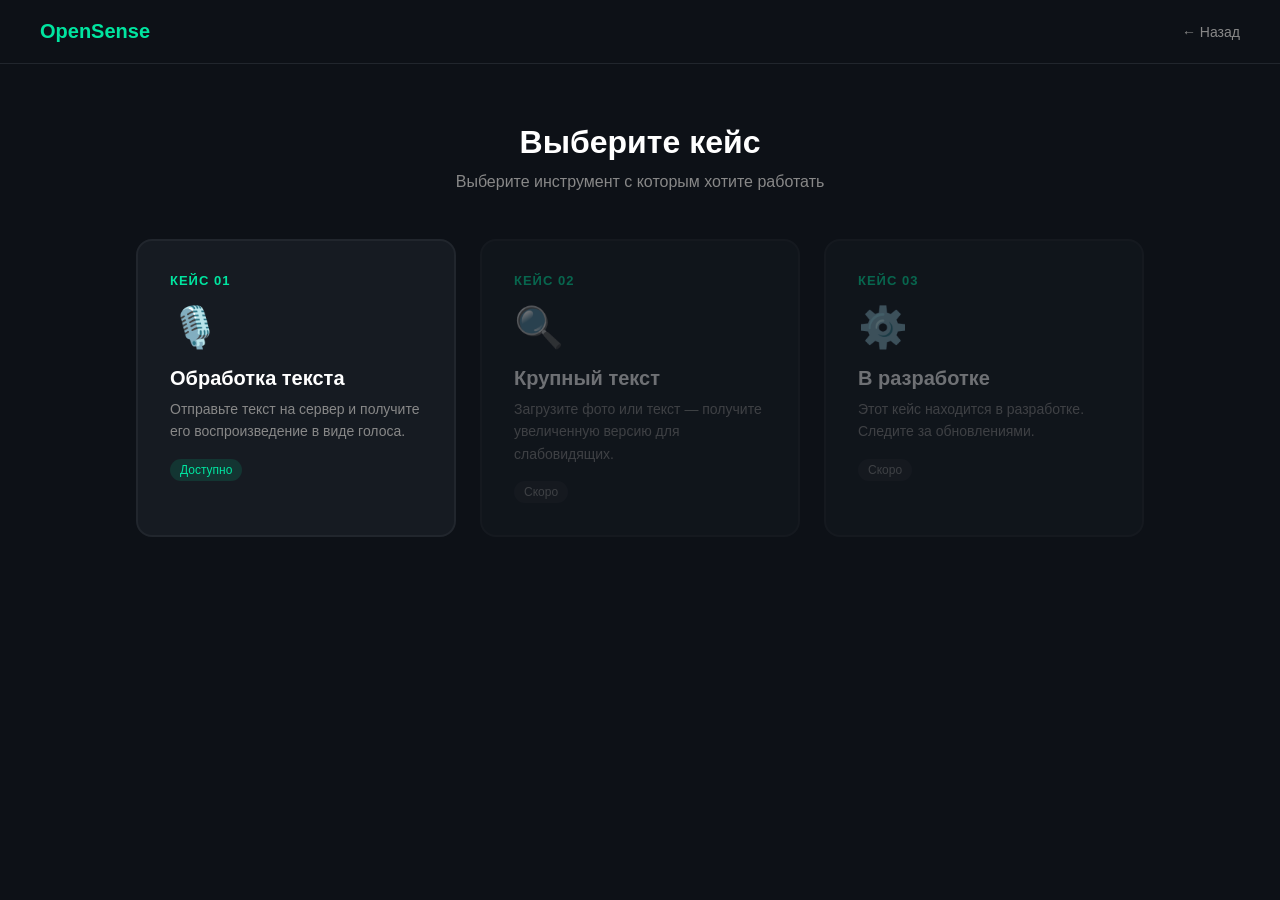
<file: frontend/cases.html>
<!DOCTYPE html>
<html lang="ru">
<head>
    <meta charset="UTF-8">
    <meta name="viewport" content="width=device-width, initial-scale=1.0">
    <title>OpenSense — Выбор кейса</title>
    <style>
        * { box-sizing: border-box; margin: 0; padding: 0; }
        body {
            font-family: sans-serif;
            background: #0d1117;
            color: white;
            min-height: 100vh;
            display: flex;
            flex-direction: column;
        }
        header {
            padding: 20px 40px;
            display: flex;
            justify-content: space-between;
            align-items: center;
            border-bottom: 1px solid #21262d;
        }
        .logo { color: #00e5a0; font-size: 20px; font-weight: bold; }
        .back { color: #888; text-decoration: none; font-size: 14px; }
        .back:hover { color: #00e5a0; }
        main {
            flex: 1;
            display: flex;
            flex-direction: column;
            align-items: center;
            padding: 60px 40px;
        }
        h1 { font-size: 32px; margin-bottom: 12px; }
        .subtitle { color: #888; margin-bottom: 48px; }
        .cases {
            display: flex;
            gap: 24px;
            flex-wrap: wrap;
            justify-content: center;
        }
        .case-card {
            background: #161b22;
            border: 2px solid #21262d;
            border-radius: 16px;
            padding: 32px;
            width: 320px;
            cursor: pointer;
            transition: border-color 0.2s, transform 0.2s;
            text-decoration: none;
            color: white;
            display: block;
        }
        .case-card:hover {
            border-color: #00e5a0;
            transform: translateY(-4px);
        }
        .case-card.disabled {
            opacity: 0.4;
            cursor: not-allowed;
            pointer-events: none;
        }
        .case-number {
            color: #00e5a0;
            font-size: 13px;
            font-weight: bold;
            margin-bottom: 16px;
            letter-spacing: 1px;
        }
        .case-icon {
            font-size: 40px;
            margin-bottom: 16px;
        }
        .case-title {
            font-size: 20px;
            font-weight: bold;
            margin-bottom: 8px;
        }
        .case-desc {
            color: #888;
            font-size: 14px;
            line-height: 1.6;
        }
        .badge {
            display: inline-block;
            margin-top: 16px;
            padding: 4px 10px;
            border-radius: 20px;
            font-size: 12px;
            background: #21262d;
            color: #888;
        }
        .badge.active {
            background: #00e5a020;
            color: #00e5a0;
        }
    </style>
</head>
<body>
<header>
    <div class="logo">OpenSense</div>
    <a href="index.html" class="back">← Назад</a>
</header>
<main>
    <h1>Выберите кейс</h1>
    <p class="subtitle">Выберите инструмент с которым хотите работать</p>
    <div class="cases">

        <!-- Кейс 1 — активный -->
        <a href="tracker.html" class="case-card">
            <div class="case-number">КЕЙС 01</div>
            <div class="case-icon">🎙️</div>
            <div class="case-title">Обработка текста</div>
            <div class="case-desc">
                Отправьте текст на сервер и получите его 
                воспроизведение в виде голоса.
            </div>
            <span class="badge active">Доступно</span>
        </a>

        <!-- Кейс 2 — заглушка -->
        <div class="case-card disabled">
            <div class="case-number">КЕЙС 02</div>
            <div class="case-icon">🔍</div>
            <div class="case-title">Крупный текст</div>
            <div class="case-desc">
                Загрузите фото или текст — получите увеличенную 
                версию для слабовидящих.
            </div>
            <span class="badge">Скоро</span>
        </div>

        <!-- Кейс 3 — пустой -->
        <div class="case-card disabled">
            <div class="case-number">КЕЙС 03</div>
            <div class="case-icon">⚙️</div>
            <div class="case-title">В разработке</div>
            <div class="case-desc">
                Этот кейс находится в разработке. 
                Следите за обновлениями.
            </div>
            <span class="badge">Скоро</span>
        </div>

    </div>
</main>
</body>
</html>
</file>
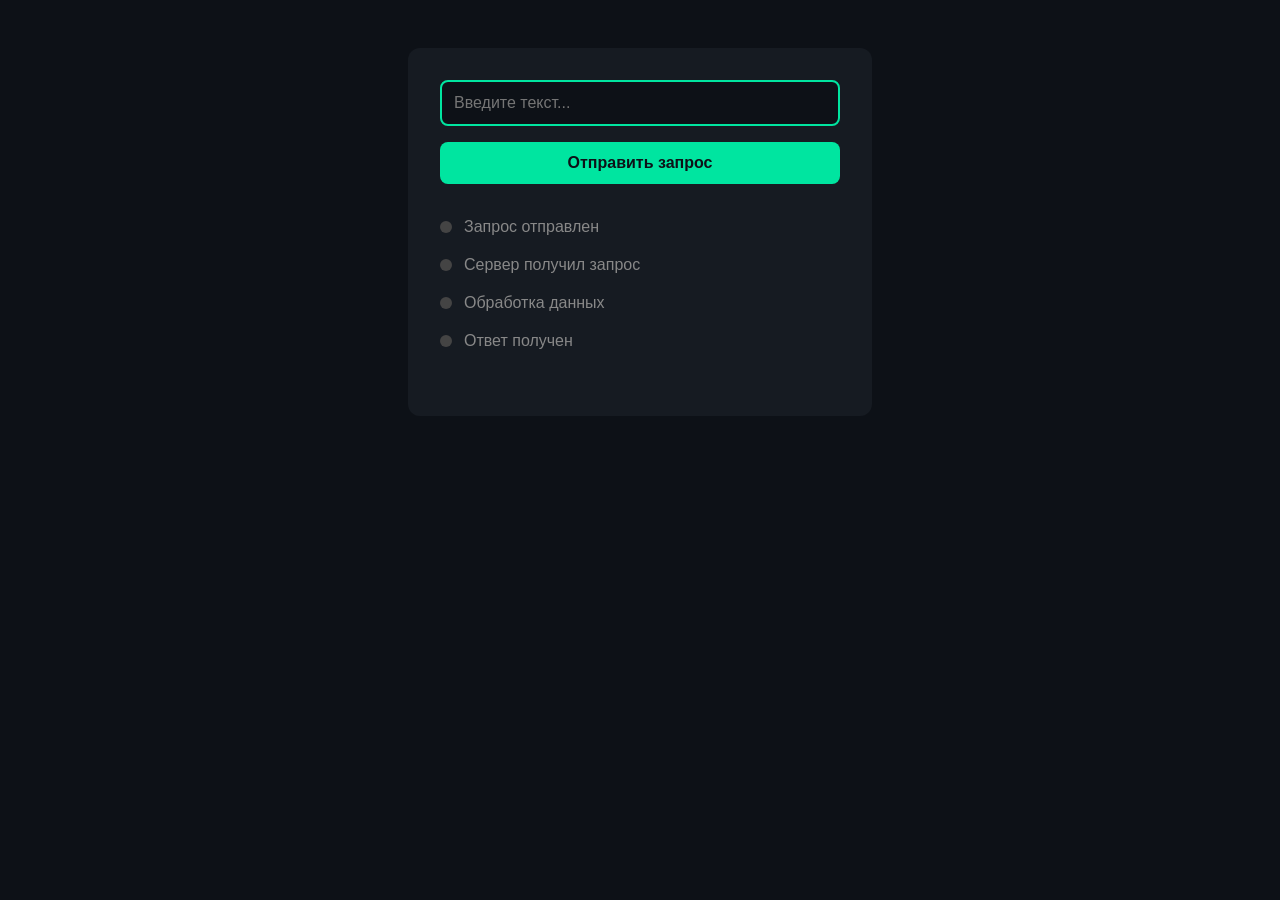
<file: frontend/tracker.html>
<!DOCTYPE html>
<html lang="ru">
<head>
    <meta charset="UTF-8">
    <title>Трекер запроса</title>
    <style>
        body {
            font-family: sans-serif;
            background: #0d1117;
            color: white;
            display: flex;
            justify-content: center;
            padding: 40px;
        }
        .card {
            background: #161b22;
            border-radius: 12px;
            padding: 32px;
            width: 400px;
        }
        input {
            width: 100%;
            padding: 12px;
            border-radius: 8px;
            border: 2px solid #00e5a0;
            background: #0d1117;
            color: white;
            font-size: 16px;
            box-sizing: border-box;
        }
        button {
            width: 100%;
            padding: 12px;
            margin-top: 16px;
            border-radius: 8px;
            border: none;
            background: #00e5a0;
            color: #0d1117;
            font-size: 16px;
            font-weight: bold;
            cursor: pointer;
        }
        button:disabled { background: #444; color: #888; cursor: not-allowed; }
        .steps { margin: 24px 0; }
        .step {
            display: flex;
            align-items: center;
            gap: 12px;
            padding: 10px 0;
            color: #888;
            transition: color 0.3s;
        }
        .step.active { color: #00e5a0; }
        .dot {
            width: 12px; height: 12px;
            border-radius: 50%;
            background: #444;
            transition: background 0.3s;
            flex-shrink: 0;
        }
        .step.active .dot { background: #00e5a0; }
        .result {
            display: none;
            margin-top: 16px;
            padding: 16px;
            background: #0d1117;
            border-radius: 8px;
            border: 2px solid #00e5a0;
            color: #00e5a0;
        }
    </style>
</head>
<body>
<div class="card">
    <input type="text" id="textInput" placeholder="Введите текст...">
    <button id="sendBtn" onclick="sendRequest()">Отправить запрос</button>

    <div class="steps">
        <div class="step" id="step1">
            <div class="dot"></div>
            <span>Запрос отправлен</span>
        </div>
        <div class="step" id="step2">
            <div class="dot"></div>
            <span>Сервер получил запрос</span>
        </div>
        <div class="step" id="step3">
            <div class="dot"></div>
            <span>Обработка данных</span>
        </div>
        <div class="step" id="step4">
            <div class="dot"></div>
            <span>Ответ получен</span>
        </div>
    </div>

    <div class="result" id="result"></div>
</div>

<script>
    async function sendRequest() {
        const text = document.getElementById('textInput').value;
        if (!text) return;

        const btn = document.getElementById('sendBtn');
        btn.disabled = true;

        // Сбрасываем состояние
        for (let i = 1; i <= 4; i++) {
            document.getElementById('step' + i).classList.remove('active');
        }
        document.getElementById('result').style.display = 'none';

        // Шаг 1
        await activate('step1', 600);
        // Шаг 2
        await activate('step2', 800);
        // Шаг 3
        await activate('step3', 600);

        // Реальный запрос к FastAPI
        const response = await fetch('http://127.0.0.1:8000/analyze', {
            method: 'POST',
            headers: { 'Content-Type': 'application/json' },
            body: JSON.stringify({ text: text })
        });
        const data = await response.json();

        // Шаг 4
        await activate('step4', 400);

        // Показываем результат
        const result = document.getElementById('result');
        result.style.display = 'block';
        result.textContent = data.message;

        btn.disabled = false;
    }

    function activate(stepId, delay) {
        return new Promise(resolve => {
            setTimeout(() => {
                document.getElementById(stepId).classList.add('active');
                resolve();
            }, delay);
        });
    }
</script>
</body>
</html>
</file>
<file: docs/css/style.css>
/* --- БАЗОВЫЕ СТИЛИ --- */
* {
  margin: 0;
  padding: 0;
  box-sizing: border-box;
  font-family: 'Inter', sans-serif;
}

body {
  background: #0B1020;
  color: #F5F7FF;
  overflow-x: hidden;
}

a {
  text-decoration: none;
  color: inherit;
}

.container {
  width: min(1200px, 90%);
  margin: auto;
}

/* --- NAVBAR (Поддержка и header, и .header) --- */
header, .header {
  padding: 24px 0;
  position: sticky;
  top: 0;
  background: rgba(11, 16, 32, 0.8);
  backdrop-filter: blur(10px);
  z-index: 1000;
}

nav, .navbar {
  display: flex;
  justify-content: space-between;
  align-items: center;
}

.logo {
  font-size: 1.4rem;
  font-weight: 700;
  color: #5EEAD4;
}

.nav-links {
  display: flex;
  gap: 28px;
  color: #A8B3CF;
}

.nav-links a:hover, .nav-links a.active {
  color: #5EEAD4;
  font-weight: 600;
}

.nav-btn {
  padding: 12px 22px;
  border-radius: 14px;
  background: #5EEAD4;
  color: #081018;
  font-weight: 600;
  transition: .3s;
}

/* --- ОБЩИЕ КОМПОНЕНТЫ --- */
.page-tag {
  display: inline-block;
  padding: 6px 14px;
  background: rgba(94, 234, 212, 0.1);
  color: #5EEAD4;
  border-radius: 100px;
  font-size: 0.8rem;
  font-weight: 700;
  margin-bottom: 20px;
}

h1 {
  font-size: 3.5rem;
  line-height: 1.1;
  margin-bottom: 24px;
}

h1 span { color: #5EEAD4; }

p {
  color: #A8B3CF;
  line-height: 1.7;
}

section {
  padding: 80px 0;
}

/* --- HERO (Главная страница) --- */
.hero { min-height: 85vh; display: flex; align-items: center; }
.hero-wrapper { display: grid; grid-template-columns: 1fr 1fr; gap: 60px; align-items: center; }
.hero-card {
  background: rgba(255, 255, 255, 0.05);
  border: 1px solid rgba(255, 255, 255, 0.08);
  backdrop-filter: blur(20px);
  border-radius: 32px;
  padding: 40px;
  position: relative;
  overflow: hidden;
}

/* --- FEATURES GRID (Используется на Главной и в Функциях) --- */
.features-grid {
  display: grid;
  grid-template-columns: repeat(3, 1fr);
  gap: 24px;
}

.feature-card {
  background: #151B2F;
  padding: 32px;
  border-radius: 28px;
  border: 1px solid rgba(255, 255, 255, 0.05);
  transition: .3s;
}

.feature-icon {
  width: 60px; height: 60px; border-radius: 18px;
  background: rgba(94, 234, 212, 0.12);
  display: flex; align-items: center; justify-content: center;
  font-size: 1.6rem; margin-bottom: 24px;
}

/* --- ACCESSIBILITY PAGE --- */
.accessibility-hero-wrapper {
  display: grid;
  grid-template-columns: 1.2fr 0.8fr;
  gap: 60px;
  align-items: center;
}

.glass-box {
  background: rgba(255, 255, 255, 0.03);
  border: 1px solid rgba(255, 255, 255, 0.1);
  backdrop-filter: blur(15px);
  padding: 40px;
  border-radius: 32px;
  text-align: center;
}

.content-grid {
  display: grid;
  grid-template-columns: repeat(3, 1fr);
  gap: 24px;
}

.content-card {
  background: #151B2F;
  padding: 32px;
  border-radius: 24px;
  border: 1px solid rgba(255, 255, 255, 0.05);
}

.large-card {
  grid-column: span 3;
  border-color: rgba(94, 234, 212, 0.3);
}

/* --- CONTACTS PAGE --- */
.contacts-hero { text-align: center; }
.contacts-layout { display: grid; grid-template-columns: 1fr 350px; gap: 40px; }
.contacts-info { display: grid; grid-template-columns: 1fr 1fr; gap: 20px; }
.contact-item { background: #151B2F; padding: 24px; border-radius: 20px; }
.contact-item span { display: block; color: #5EEAD4; font-size: 0.8rem; margin-bottom: 10px; text-transform: uppercase;}
.contact-side-card { background: #5EEAD4; color: #081018; padding: 32px; border-radius: 24px; }
.primary-btn {
  display: inline-block; background: #5EEAD4; color: #081018;
  padding: 16px 28px; border-radius: 16px; font-weight: 700; transition: .3s;
}

/* --- МОБИЛЬНАЯ АДАПТАЦИЯ --- */
@media (max-width: 980px) {
  .hero-wrapper, .accessibility-hero-wrapper, .contacts-layout, .content-grid {
    grid-template-columns: 1fr;
    text-align: center;
  }
  .large-card { grid-column: span 1; }
  h1 { font-size: 2.5rem; }
  .contacts-info { grid-template-columns: 1fr; }
}

@media (max-width: 700px) {
  .nav-links { display: none; }
}

/* Анимация волны */
.wave { display: flex; align-items: flex-end; gap: 8px; height: 80px; margin: 20px 0; }
.wave span {
  width: 8px; border-radius: 10px; background: #5EEAD4;
  animation: wave 1.2s infinite ease-in-out;
}
@keyframes wave {
  0%, 100% { transform: scaleY(0.5); }
  50% { transform: scaleY(1.2); }
}

.step.loading .dot {
    background: #00e5a0;
    animation: pulse 0.8s infinite;
}
@keyframes pulse {
    0%, 100% { opacity: 1; }
    50% { opacity: 0.2; }
}
</file>
